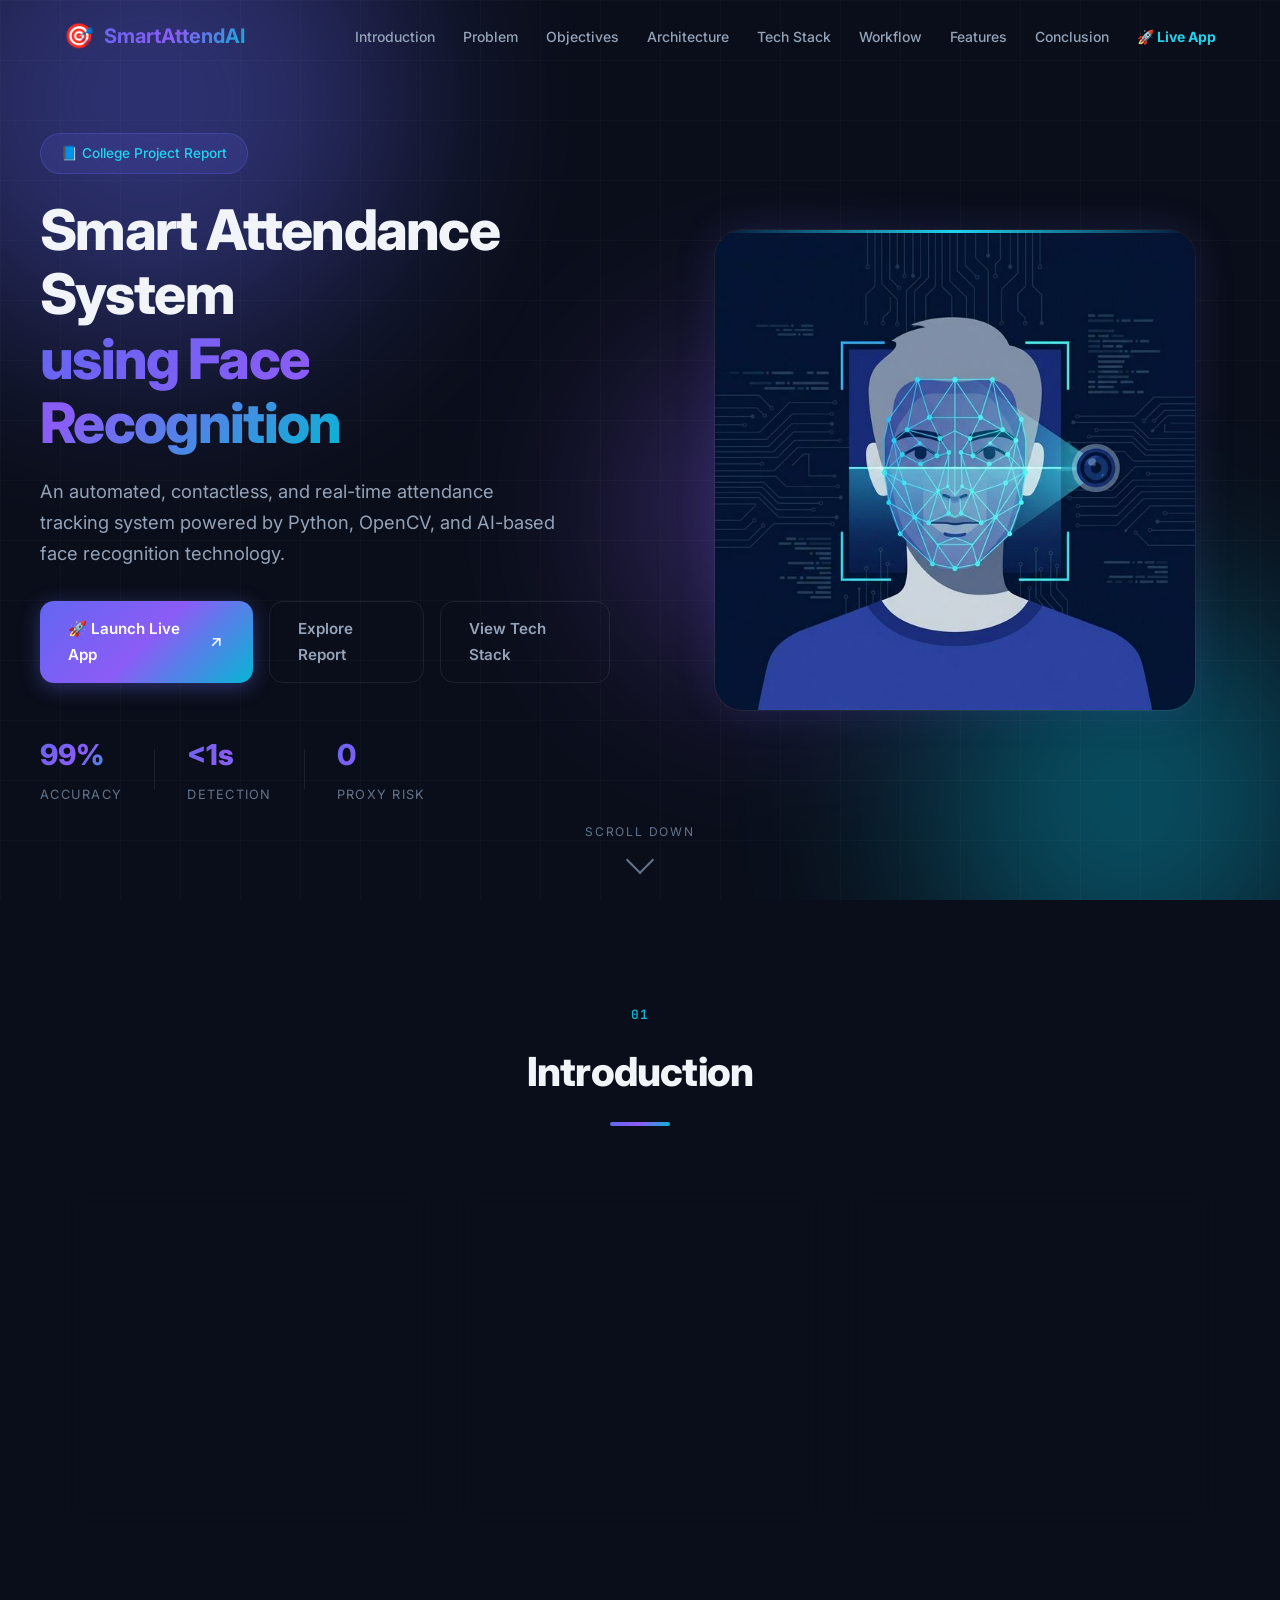
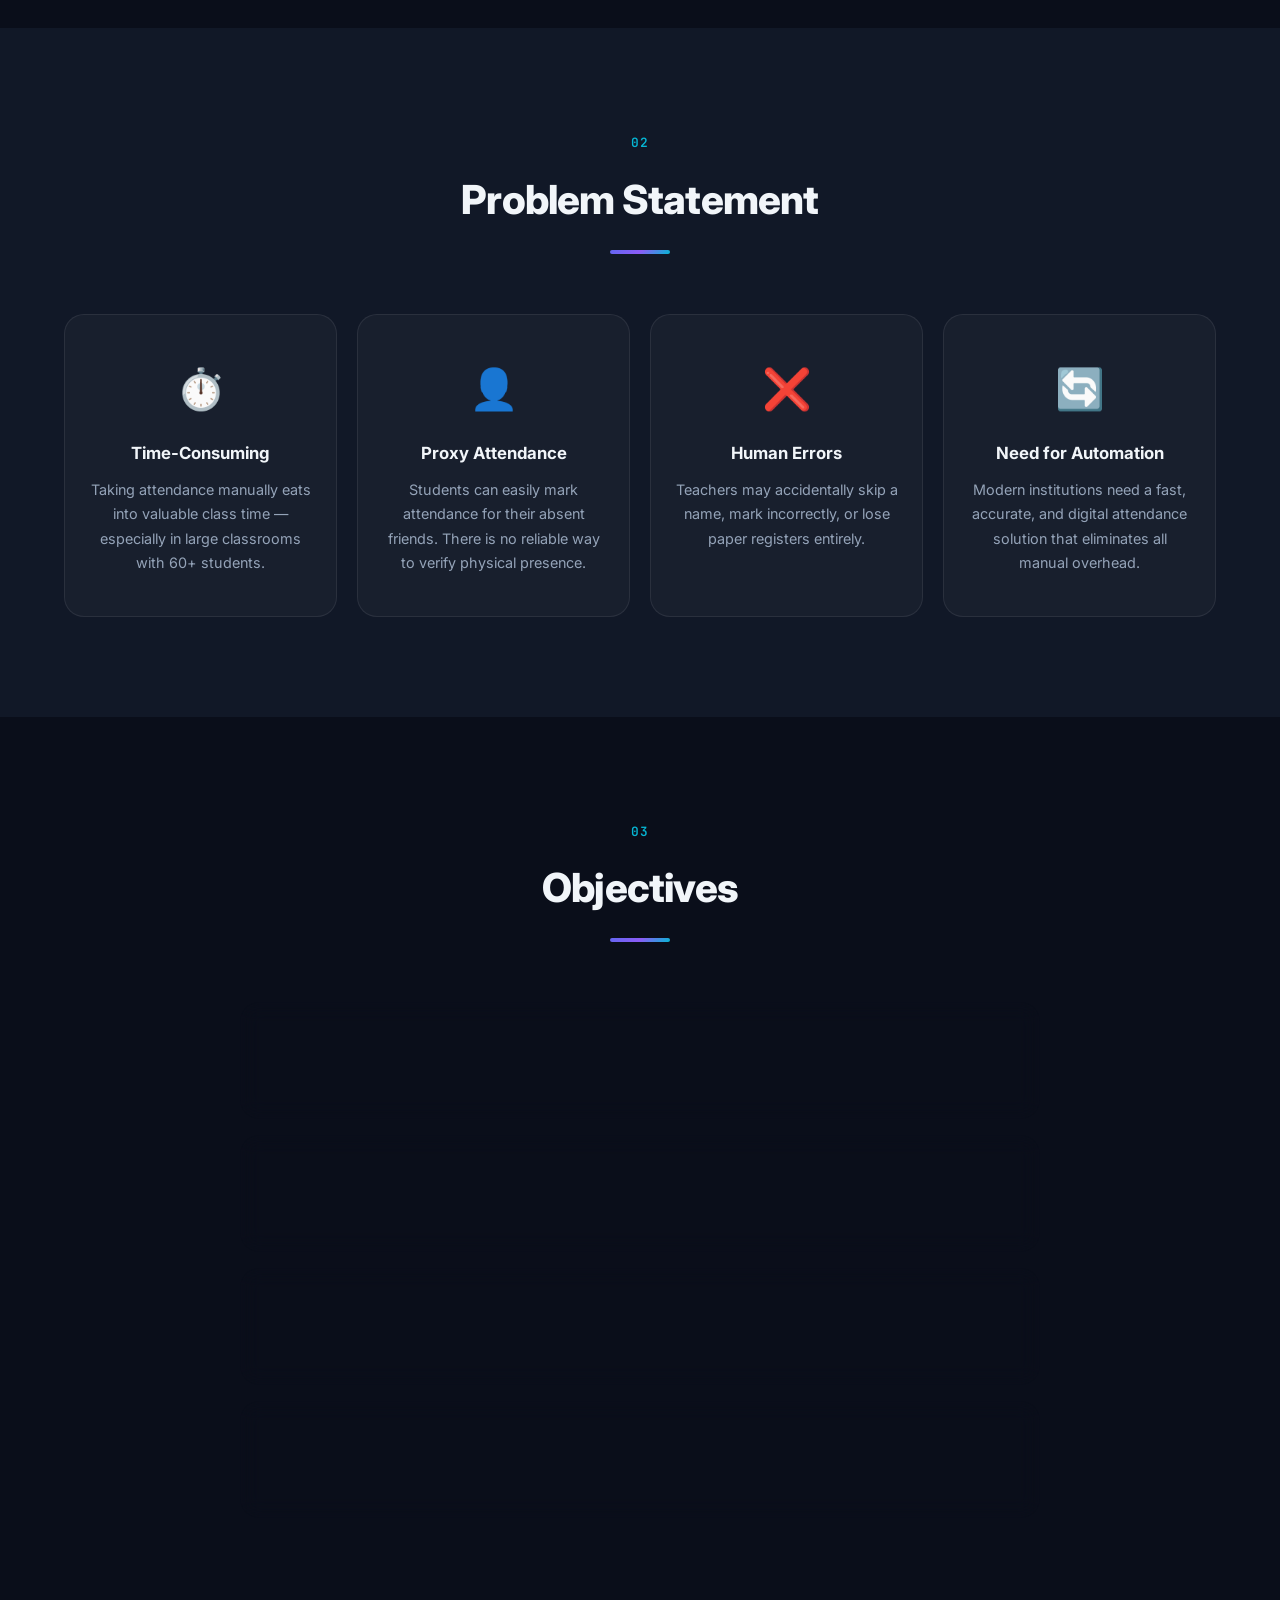
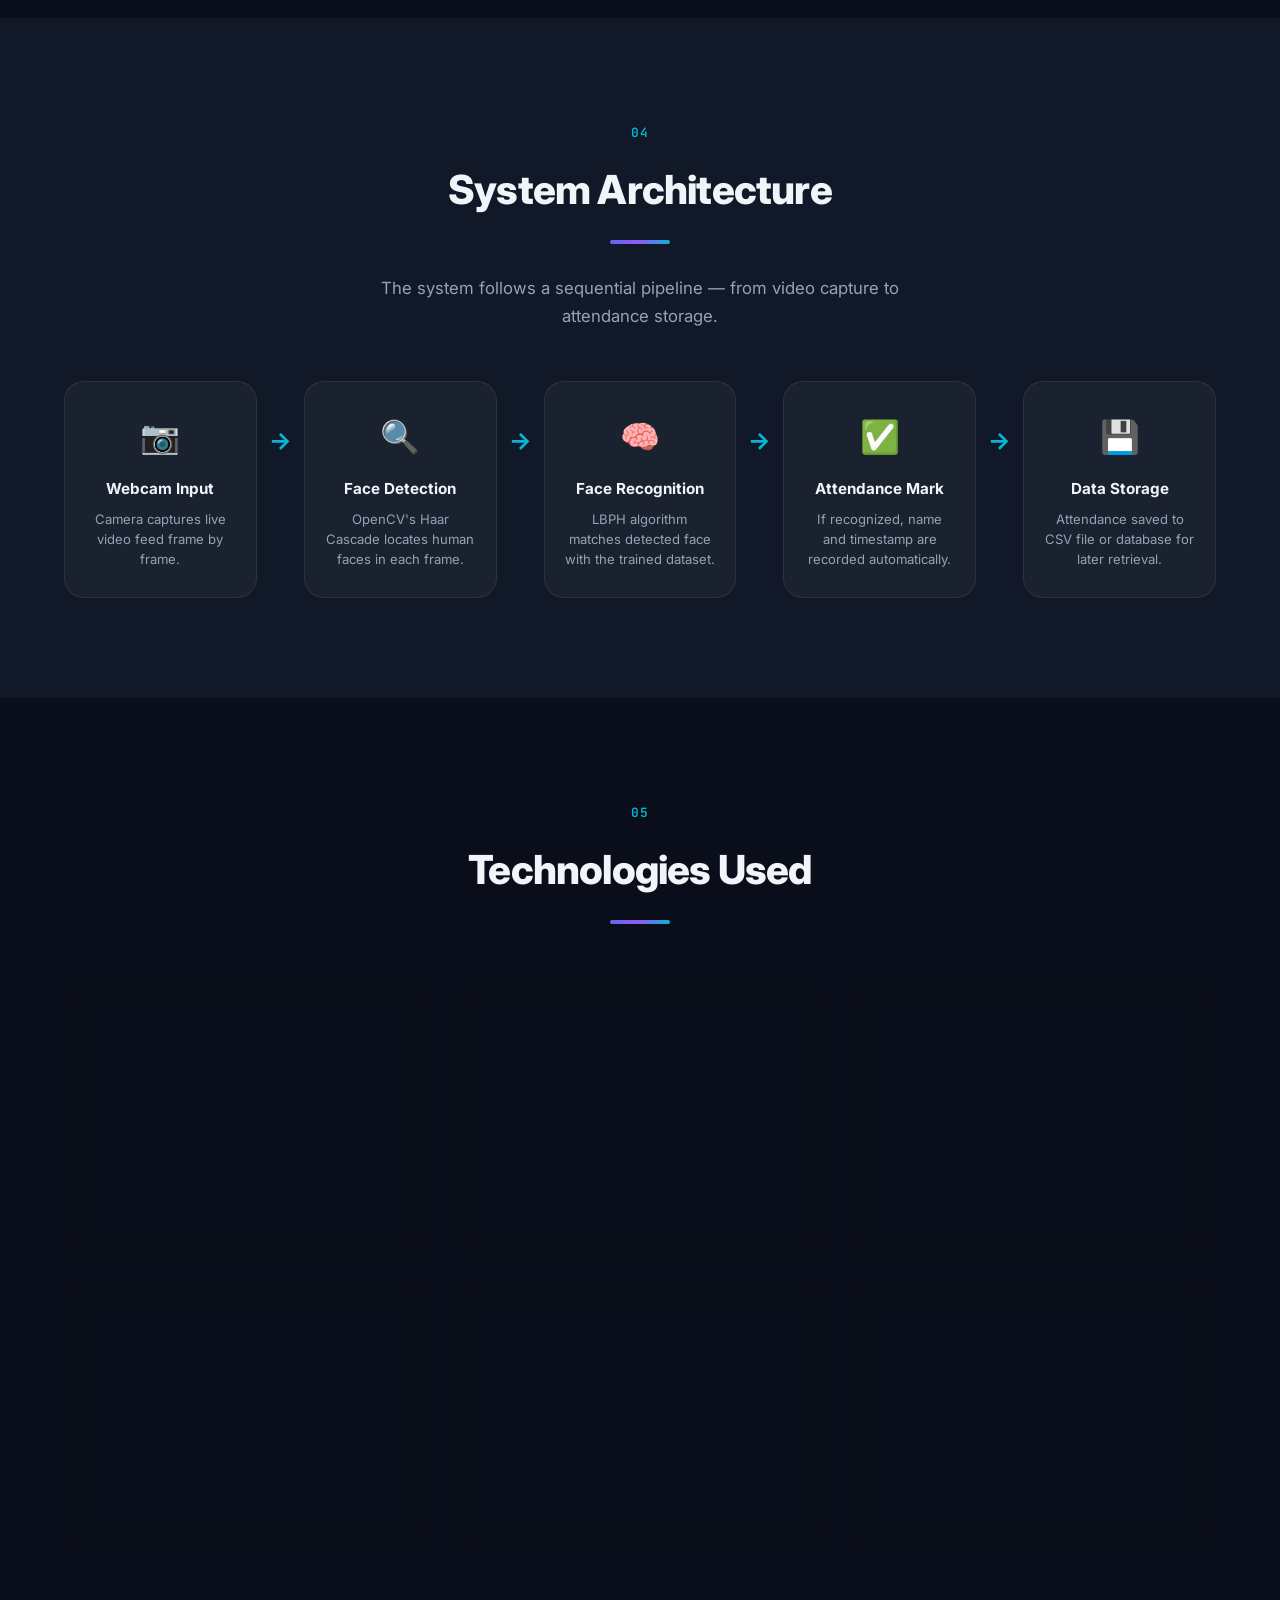
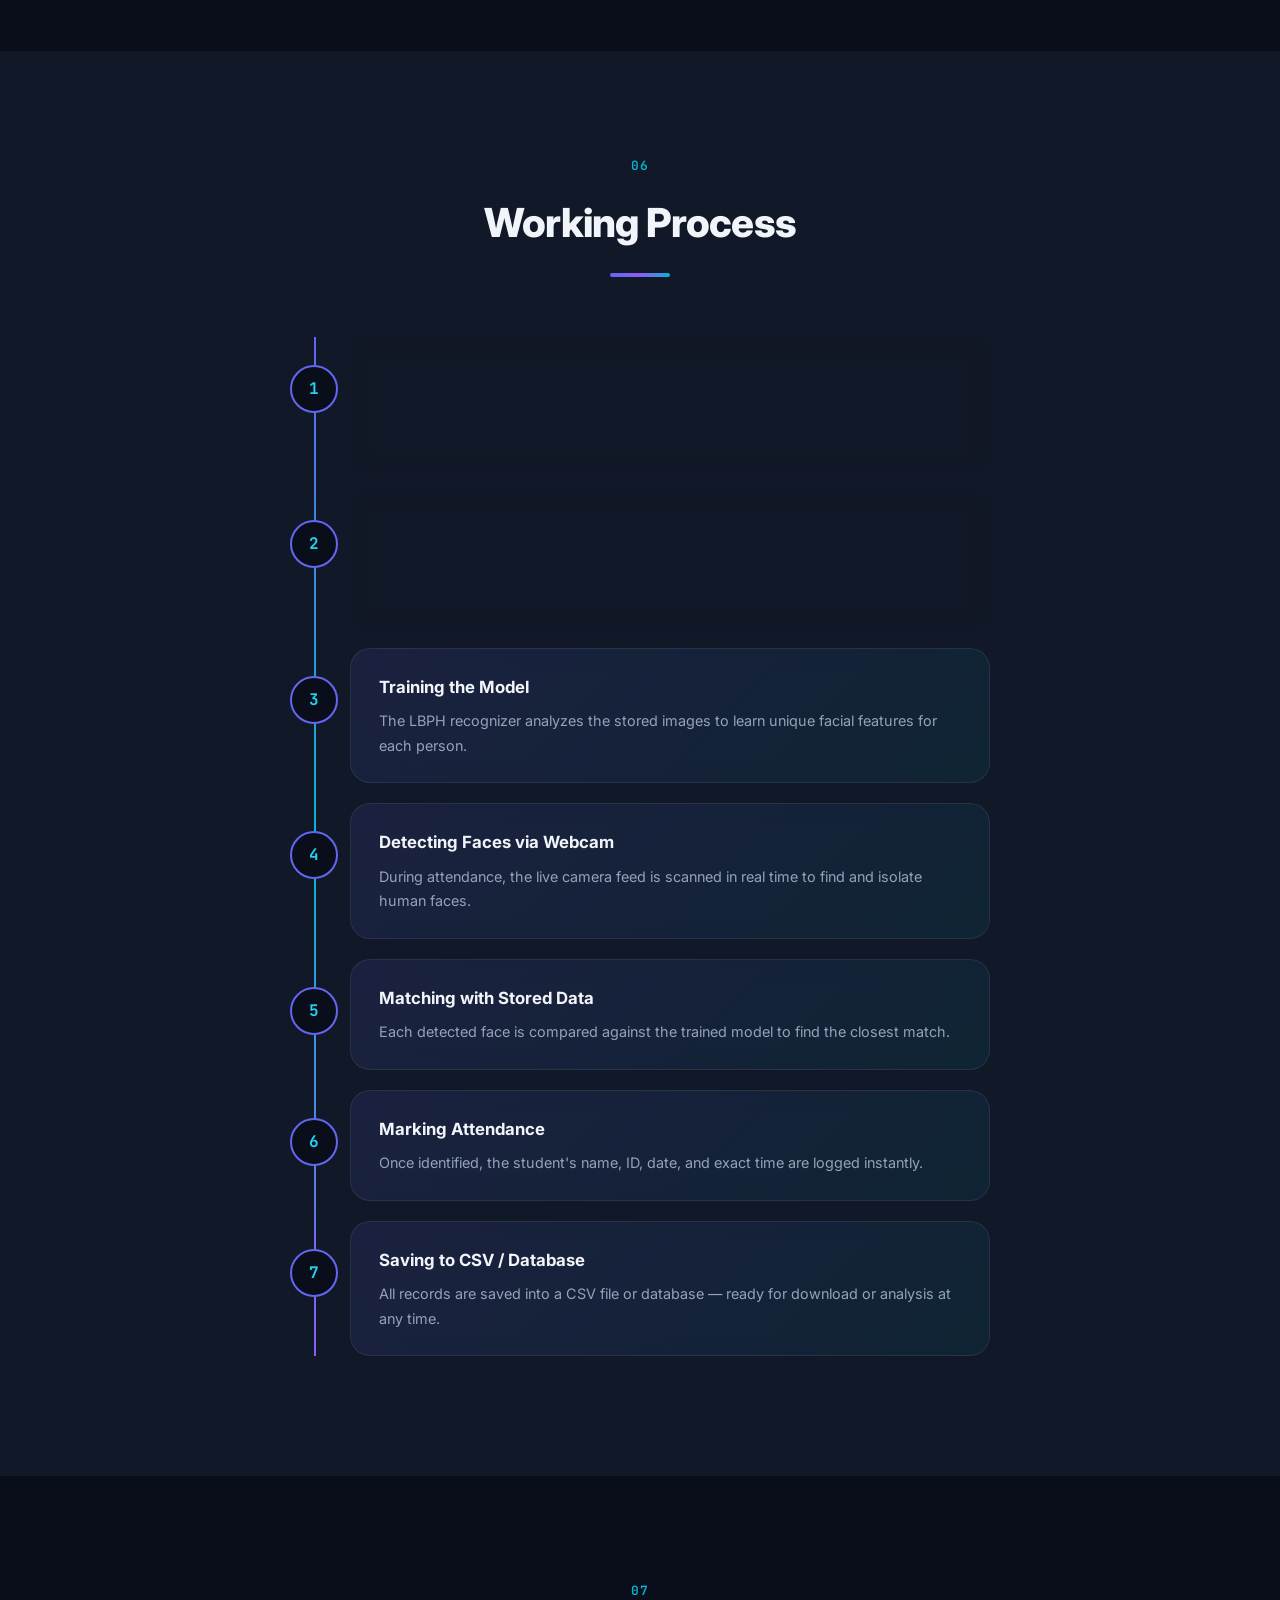
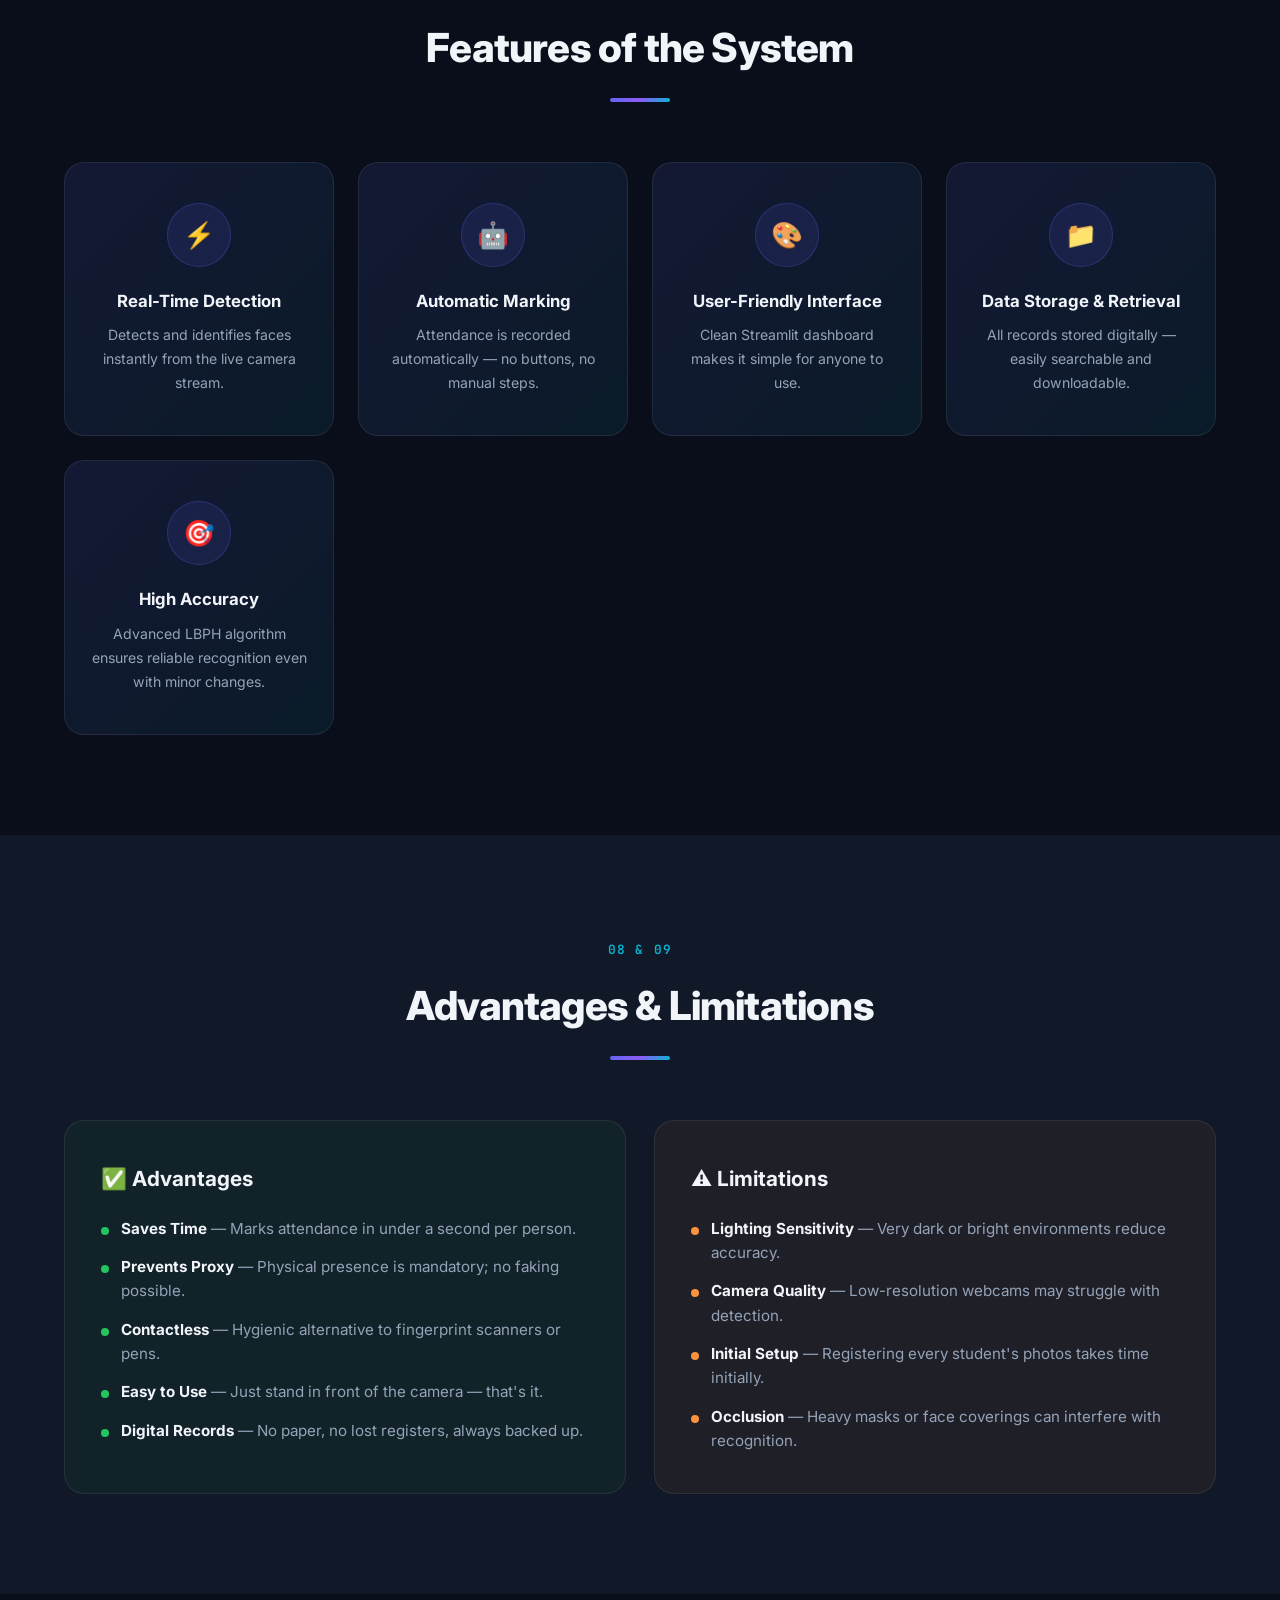
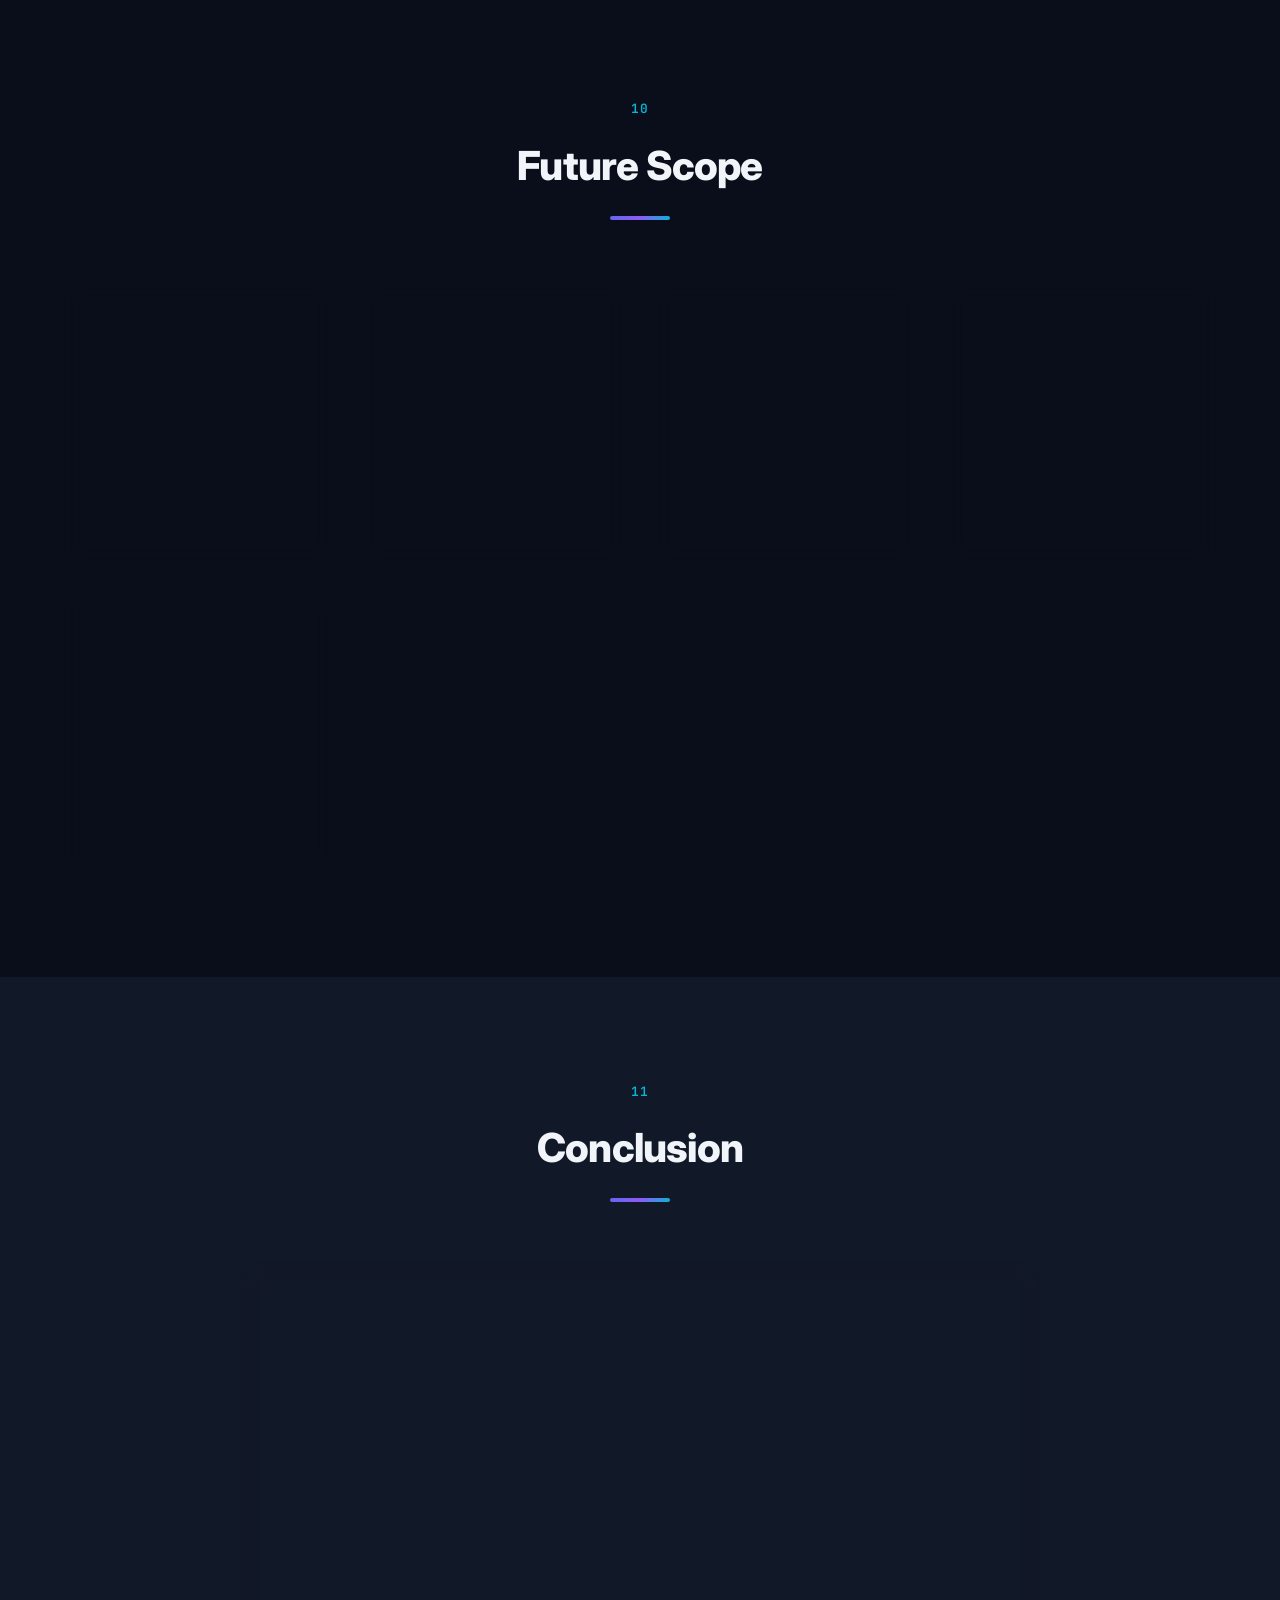
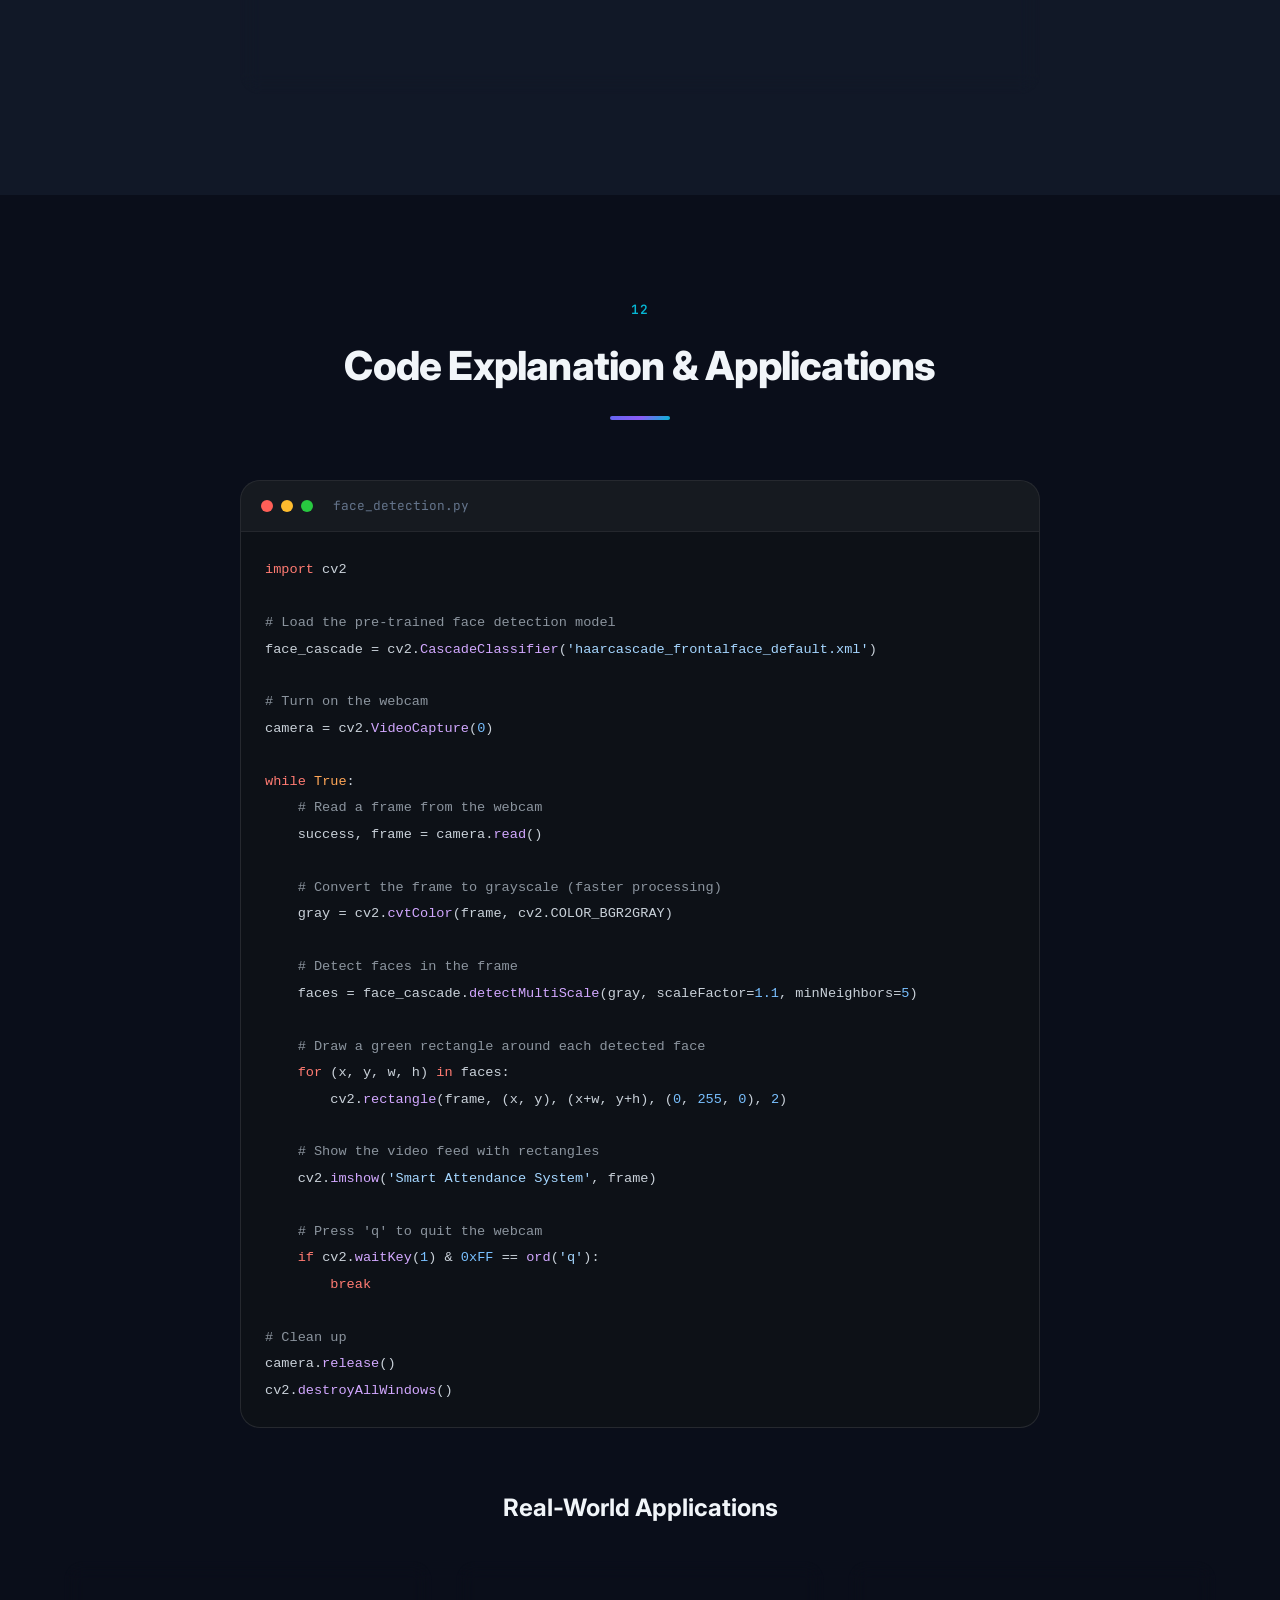
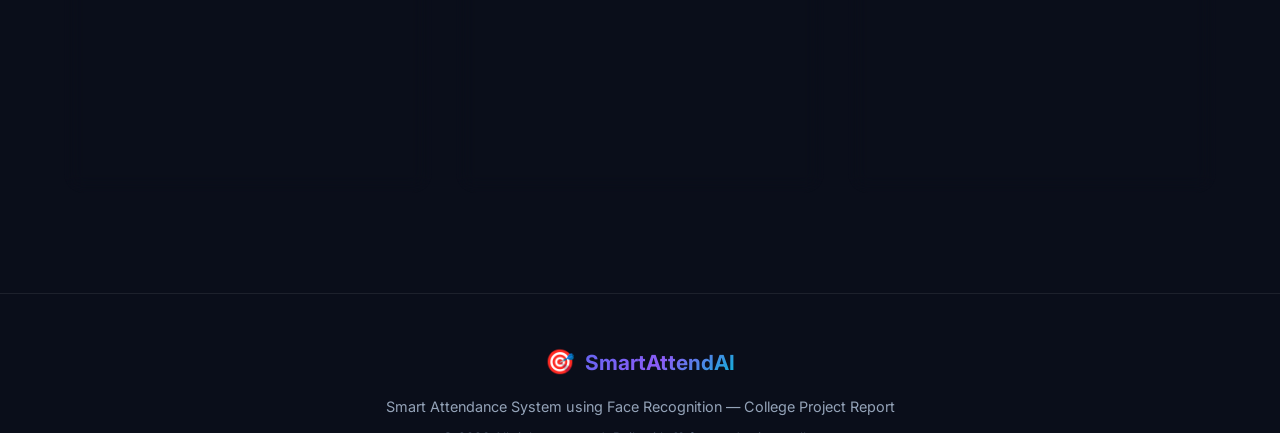
<file: index.html>
<!DOCTYPE html>
<html lang="en">
<head>
  <meta charset="UTF-8" />
  <meta name="viewport" content="width=device-width, initial-scale=1.0" />
  <title>Smart Attendance System using Face Recognition</title>
  <meta name="description" content="A comprehensive project report on the Smart Attendance System using Face Recognition — automated, contactless, and accurate attendance tracking." />
  <link rel="preconnect" href="https://fonts.googleapis.com" />
  <link rel="preconnect" href="https://fonts.gstatic.com" crossorigin />
  <link href="https://fonts.googleapis.com/css2?family=Inter:wght@300;400;500;600;700;800;900&family=JetBrains+Mono:wght@400;500&display=swap" rel="stylesheet" />
  <link rel="stylesheet" href="style.css" />
</head>
<body>
  <!-- ===== NAVBAR ===== -->
  <nav class="navbar" id="navbar">
    <div class="nav-container">
      <a href="#hero" class="nav-logo">
        <span class="logo-icon">🎯</span>
        <span class="logo-text">SmartAttendAI</span>
      </a>
      <ul class="nav-links" id="navLinks">
        <li><a href="#introduction">Introduction</a></li>
        <li><a href="#problem">Problem</a></li>
        <li><a href="#objectives">Objectives</a></li>
        <li><a href="#architecture">Architecture</a></li>
        <li><a href="#technologies">Tech Stack</a></li>
        <li><a href="#workflow">Workflow</a></li>
        <li><a href="#features">Features</a></li>
        <li><a href="#conclusion">Conclusion</a></li>
        <li><a href="app.html" style="color:#22d3ee;font-weight:700;">🚀 Live App</a></li>
      </ul>
      <button class="nav-toggle" id="navToggle" aria-label="Toggle menu">
        <span></span><span></span><span></span>
      </button>
    </div>
  </nav>

  <!-- ===== HERO SECTION ===== -->
  <section class="hero" id="hero">
    <div class="hero-bg-effects">
      <div class="orb orb-1"></div>
      <div class="orb orb-2"></div>
      <div class="orb orb-3"></div>
      <div class="grid-overlay"></div>
    </div>
    <div class="hero-container">
      <div class="hero-content">
        <span class="badge fade-up">📘 College Project Report</span>
        <h1 class="hero-title fade-up delay-1">
          Smart Attendance System<br />
          <span class="gradient-text">using Face Recognition</span>
        </h1>
        <p class="hero-subtitle fade-up delay-2">
          An automated, contactless, and real-time attendance tracking system powered by Python, OpenCV, and AI-based face recognition technology.
        </p>
        <div class="hero-cta fade-up delay-3">
          <a href="app.html" class="btn btn-primary">
            <span>🚀 Launch Live App</span>
            <svg width="20" height="20" viewBox="0 0 24 24" fill="none" stroke="currentColor" stroke-width="2"><path d="M7 17l9.2-9.2M17 17V7.8H7.8"/></svg>
          </a>
          <a href="#introduction" class="btn btn-ghost">Explore Report</a>
          <a href="#technologies" class="btn btn-ghost">View Tech Stack</a>
        </div>
        <div class="hero-stats fade-up delay-4">
          <div class="stat"><span class="stat-value">99%</span><span class="stat-label">Accuracy</span></div>
          <div class="stat-divider"></div>
          <div class="stat"><span class="stat-value">&lt;1s</span><span class="stat-label">Detection</span></div>
          <div class="stat-divider"></div>
          <div class="stat"><span class="stat-value">0</span><span class="stat-label">Proxy Risk</span></div>
        </div>
      </div>
      <div class="hero-visual fade-up delay-2">
        <div class="hero-image-wrapper">
          <img src="hero.png" alt="Face Recognition Illustration" class="hero-image" />
          <div class="scan-line"></div>
        </div>
      </div>
    </div>
    <a href="#introduction" class="scroll-indicator">
      <span>Scroll Down</span>
      <div class="scroll-arrow"></div>
    </a>
  </section>

  <!-- ===== INTRODUCTION ===== -->
  <section class="section" id="introduction">
    <div class="container">
      <div class="section-header">
        <span class="section-tag">01</span>
        <h2 class="section-title">Introduction</h2>
        <div class="section-line"></div>
      </div>
      <div class="content-grid">
        <div class="content-card glass-card">
          <div class="card-icon">📋</div>
          <h3>What is this project?</h3>
          <p>The <strong>Smart Attendance System using Face Recognition</strong> is an automated solution that uses a camera and artificial intelligence to identify students or employees and mark their attendance automatically — without any manual effort.</p>
        </div>
        <div class="content-card glass-card">
          <div class="card-icon">⚠️</div>
          <h3>Why traditional systems fail</h3>
          <p>Old methods like roll calls and sign-in sheets waste time, are prone to errors, and allow proxy attendance. These systems fail to keep pace with modern institutional needs.</p>
        </div>
        <div class="content-card glass-card">
          <div class="card-icon">✨</div>
          <h3>Face recognition overview</h3>
          <p>Face recognition uses AI algorithms to analyze facial features from a camera feed, compare them against a stored database, and verify identity instantly — making attendance fast, secure, and touchless.</p>
        </div>
      </div>
    </div>
  </section>

  <!-- ===== PROBLEM STATEMENT ===== -->
  <section class="section section-dark" id="problem">
    <div class="container">
      <div class="section-header">
        <span class="section-tag">02</span>
        <h2 class="section-title">Problem Statement</h2>
        <div class="section-line"></div>
      </div>
      <div class="problem-grid">
        <div class="problem-card">
          <div class="problem-icon">⏱️</div>
          <h3>Time-Consuming</h3>
          <p>Taking attendance manually eats into valuable class time — especially in large classrooms with 60+ students.</p>
        </div>
        <div class="problem-card">
          <div class="problem-icon">👤</div>
          <h3>Proxy Attendance</h3>
          <p>Students can easily mark attendance for their absent friends. There is no reliable way to verify physical presence.</p>
        </div>
        <div class="problem-card">
          <div class="problem-icon">❌</div>
          <h3>Human Errors</h3>
          <p>Teachers may accidentally skip a name, mark incorrectly, or lose paper registers entirely.</p>
        </div>
        <div class="problem-card">
          <div class="problem-icon">🔄</div>
          <h3>Need for Automation</h3>
          <p>Modern institutions need a fast, accurate, and digital attendance solution that eliminates all manual overhead.</p>
        </div>
      </div>
    </div>
  </section>

  <!-- ===== OBJECTIVES ===== -->
  <section class="section" id="objectives">
    <div class="container">
      <div class="section-header">
        <span class="section-tag">03</span>
        <h2 class="section-title">Objectives</h2>
        <div class="section-line"></div>
      </div>
      <div class="objectives-list">
        <div class="objective-item glass-card">
          <div class="obj-number">01</div>
          <div class="obj-content">
            <h3>Automate Attendance</h3>
            <p>Replace manual roll calls with automated face recognition-based attendance marking.</p>
          </div>
        </div>
        <div class="objective-item glass-card">
          <div class="obj-number">02</div>
          <div class="obj-content">
            <h3>Reduce Human Effort</h3>
            <p>Minimize the time and work required from teachers and administrators.</p>
          </div>
        </div>
        <div class="objective-item glass-card">
          <div class="obj-number">03</div>
          <div class="obj-content">
            <h3>Improve Accuracy & Security</h3>
            <p>Eliminate proxy attendance and ensure only physically present individuals are recorded.</p>
          </div>
        </div>
        <div class="objective-item glass-card">
          <div class="obj-number">04</div>
          <div class="obj-content">
            <h3>Real-Time Tracking</h3>
            <p>Mark attendance instantly the moment a person's face is detected and recognized.</p>
          </div>
        </div>
      </div>
    </div>
  </section>

  <!-- ===== SYSTEM ARCHITECTURE ===== -->
  <section class="section section-dark" id="architecture">
    <div class="container">
      <div class="section-header">
        <span class="section-tag">04</span>
        <h2 class="section-title">System Architecture</h2>
        <div class="section-line"></div>
      </div>
      <p class="section-desc">The system follows a sequential pipeline — from video capture to attendance storage.</p>
      <div class="architecture-flow">
        <div class="arch-step">
          <div class="arch-icon">📷</div>
          <h4>Webcam Input</h4>
          <p>Camera captures live video feed frame by frame.</p>
        </div>
        <div class="arch-arrow">→</div>
        <div class="arch-step">
          <div class="arch-icon">🔍</div>
          <h4>Face Detection</h4>
          <p>OpenCV's Haar Cascade locates human faces in each frame.</p>
        </div>
        <div class="arch-arrow">→</div>
        <div class="arch-step">
          <div class="arch-icon">🧠</div>
          <h4>Face Recognition</h4>
          <p>LBPH algorithm matches detected face with the trained dataset.</p>
        </div>
        <div class="arch-arrow">→</div>
        <div class="arch-step">
          <div class="arch-icon">✅</div>
          <h4>Attendance Mark</h4>
          <p>If recognized, name and timestamp are recorded automatically.</p>
        </div>
        <div class="arch-arrow">→</div>
        <div class="arch-step">
          <div class="arch-icon">💾</div>
          <h4>Data Storage</h4>
          <p>Attendance saved to CSV file or database for later retrieval.</p>
        </div>
      </div>
    </div>
  </section>

  <!-- ===== TECHNOLOGIES USED ===== -->
  <section class="section" id="technologies">
    <div class="container">
      <div class="section-header">
        <span class="section-tag">05</span>
        <h2 class="section-title">Technologies Used</h2>
        <div class="section-line"></div>
      </div>
      <div class="tech-grid">
        <div class="tech-card glass-card">
          <div class="tech-logo">🐍</div>
          <h3>Python</h3>
          <p>Core programming language — simple, powerful, with extensive AI/ML library support.</p>
        </div>
        <div class="tech-card glass-card">
          <div class="tech-logo">👁️</div>
          <h3>OpenCV</h3>
          <p>Computer vision library for accessing the webcam, detecting and processing faces.</p>
        </div>
        <div class="tech-card glass-card">
          <div class="tech-logo">🔢</div>
          <h3>NumPy</h3>
          <p>Handles mathematical computations and image data as multi-dimensional arrays.</p>
        </div>
        <div class="tech-card glass-card">
          <div class="tech-logo">📊</div>
          <h3>Pandas</h3>
          <p>Creates and manages tabular attendance records like Excel spreadsheets.</p>
        </div>
        <div class="tech-card glass-card">
          <div class="tech-logo">🌐</div>
          <h3>Streamlit</h3>
          <p>Builds the user-friendly web dashboard interface for interaction.</p>
        </div>
        <div class="tech-card glass-card">
          <div class="tech-logo">🧠</div>
          <h3>LBPH Algorithm</h3>
          <p>Local Binary Patterns Histograms — recognizes faces by analyzing texture patterns.</p>
        </div>
      </div>
    </div>
  </section>

  <!-- ===== WORKING PROCESS ===== -->
  <section class="section section-dark" id="workflow">
    <div class="container">
      <div class="section-header">
        <span class="section-tag">06</span>
        <h2 class="section-title">Working Process</h2>
        <div class="section-line"></div>
      </div>
      <div class="timeline">
        <div class="timeline-item">
          <div class="timeline-marker">1</div>
          <div class="timeline-content glass-card">
            <h3>Capturing Student Images</h3>
            <p>The webcam captures multiple photos of each student's face from different angles for better training accuracy.</p>
          </div>
        </div>
        <div class="timeline-item">
          <div class="timeline-marker">2</div>
          <div class="timeline-content glass-card">
            <h3>Storing the Dataset</h3>
            <p>Captured images are saved in organized folders labeled with each student's ID and name.</p>
          </div>
        </div>
        <div class="timeline-item">
          <div class="timeline-marker">3</div>
          <div class="timeline-content glass-card">
            <h3>Training the Model</h3>
            <p>The LBPH recognizer analyzes the stored images to learn unique facial features for each person.</p>
          </div>
        </div>
        <div class="timeline-item">
          <div class="timeline-marker">4</div>
          <div class="timeline-content glass-card">
            <h3>Detecting Faces via Webcam</h3>
            <p>During attendance, the live camera feed is scanned in real time to find and isolate human faces.</p>
          </div>
        </div>
        <div class="timeline-item">
          <div class="timeline-marker">5</div>
          <div class="timeline-content glass-card">
            <h3>Matching with Stored Data</h3>
            <p>Each detected face is compared against the trained model to find the closest match.</p>
          </div>
        </div>
        <div class="timeline-item">
          <div class="timeline-marker">6</div>
          <div class="timeline-content glass-card">
            <h3>Marking Attendance</h3>
            <p>Once identified, the student's name, ID, date, and exact time are logged instantly.</p>
          </div>
        </div>
        <div class="timeline-item">
          <div class="timeline-marker">7</div>
          <div class="timeline-content glass-card">
            <h3>Saving to CSV / Database</h3>
            <p>All records are saved into a CSV file or database — ready for download or analysis at any time.</p>
          </div>
        </div>
      </div>
    </div>
  </section>

  <!-- ===== FEATURES ===== -->
  <section class="section" id="features">
    <div class="container">
      <div class="section-header">
        <span class="section-tag">07</span>
        <h2 class="section-title">Features of the System</h2>
        <div class="section-line"></div>
      </div>
      <div class="features-grid">
        <div class="feature-card">
          <div class="feature-icon-wrap"><span>⚡</span></div>
          <h3>Real-Time Detection</h3>
          <p>Detects and identifies faces instantly from the live camera stream.</p>
        </div>
        <div class="feature-card">
          <div class="feature-icon-wrap"><span>🤖</span></div>
          <h3>Automatic Marking</h3>
          <p>Attendance is recorded automatically — no buttons, no manual steps.</p>
        </div>
        <div class="feature-card">
          <div class="feature-icon-wrap"><span>🎨</span></div>
          <h3>User-Friendly Interface</h3>
          <p>Clean Streamlit dashboard makes it simple for anyone to use.</p>
        </div>
        <div class="feature-card">
          <div class="feature-icon-wrap"><span>📁</span></div>
          <h3>Data Storage & Retrieval</h3>
          <p>All records stored digitally — easily searchable and downloadable.</p>
        </div>
        <div class="feature-card">
          <div class="feature-icon-wrap"><span>🎯</span></div>
          <h3>High Accuracy</h3>
          <p>Advanced LBPH algorithm ensures reliable recognition even with minor changes.</p>
        </div>
      </div>
    </div>
  </section>

  <!-- ===== ADVANTAGES & LIMITATIONS ===== -->
  <section class="section section-dark" id="advantages">
    <div class="container">
      <div class="section-header">
        <span class="section-tag">08 & 09</span>
        <h2 class="section-title">Advantages & Limitations</h2>
        <div class="section-line"></div>
      </div>
      <div class="split-grid">
        <div class="split-card advantages-card">
          <h3>✅ Advantages</h3>
          <ul>
            <li><strong>Saves Time</strong> — Marks attendance in under a second per person.</li>
            <li><strong>Prevents Proxy</strong> — Physical presence is mandatory; no faking possible.</li>
            <li><strong>Contactless</strong> — Hygienic alternative to fingerprint scanners or pens.</li>
            <li><strong>Easy to Use</strong> — Just stand in front of the camera — that's it.</li>
            <li><strong>Digital Records</strong> — No paper, no lost registers, always backed up.</li>
          </ul>
        </div>
        <div class="split-card limitations-card">
          <h3>⚠️ Limitations</h3>
          <ul>
            <li><strong>Lighting Sensitivity</strong> — Very dark or bright environments reduce accuracy.</li>
            <li><strong>Camera Quality</strong> — Low-resolution webcams may struggle with detection.</li>
            <li><strong>Initial Setup</strong> — Registering every student's photos takes time initially.</li>
            <li><strong>Occlusion</strong> — Heavy masks or face coverings can interfere with recognition.</li>
          </ul>
        </div>
      </div>
    </div>
  </section>

  <!-- ===== FUTURE SCOPE ===== -->
  <section class="section" id="future">
    <div class="container">
      <div class="section-header">
        <span class="section-tag">10</span>
        <h2 class="section-title">Future Scope</h2>
        <div class="section-line"></div>
      </div>
      <div class="future-grid">
        <div class="future-item glass-card">
          <span class="future-icon">📱</span>
          <h3>Mobile App Integration</h3>
          <p>Build a companion app so parents and students can check attendance status on the go.</p>
        </div>
        <div class="future-item glass-card">
          <span class="future-icon">☁️</span>
          <h3>Cloud Database</h3>
          <p>Move data to Firebase or MySQL cloud servers for access from anywhere in the world.</p>
        </div>
        <div class="future-item glass-card">
          <span class="future-icon">😷</span>
          <h3>Mask Detection</h3>
          <p>Upgrade the AI model to recognize faces even with medical face masks on.</p>
        </div>
        <div class="future-item glass-card">
          <span class="future-icon">🧬</span>
          <h3>Deep Learning Models</h3>
          <p>Use CNNs and deep learning for dramatically improved accuracy and speed.</p>
        </div>
        <div class="future-item glass-card">
          <span class="future-icon">📹</span>
          <h3>Multi-Camera System</h3>
          <p>Deploy multiple cameras to cover large lecture halls and capture everyone simultaneously.</p>
        </div>
      </div>
    </div>
  </section>

  <!-- ===== CONCLUSION ===== -->
  <section class="section section-dark" id="conclusion">
    <div class="container">
      <div class="section-header">
        <span class="section-tag">11</span>
        <h2 class="section-title">Conclusion</h2>
        <div class="section-line"></div>
      </div>
      <div class="conclusion-box glass-card">
        <p>The <strong>Smart Attendance System using Face Recognition</strong> is a highly effective, secure, and modern alternative to manual attendance tracking. By utilizing Python and AI libraries like OpenCV, this system successfully eliminates the core issues of traditional roll calls — including time wastage, proxy attendance, and human errors.</p>
        <p>As educational institutions and corporate offices rapidly move toward digitalization, contactless and automated systems like this will become the industry standard for managing daily records reliably and efficiently.</p>
        <p>This project demonstrates the practical application of computer vision and machine learning in solving real-world problems, making it an excellent learning experience for students entering the field of AI.</p>
      </div>
    </div>
  </section>

  <!-- ===== CODE SECTION ===== -->
  <section class="section" id="code">
    <div class="container">
      <div class="section-header">
        <span class="section-tag">12</span>
        <h2 class="section-title">Code Explanation & Applications</h2>
        <div class="section-line"></div>
      </div>
      <div class="code-block">
        <div class="code-header">
          <span class="code-dot red"></span>
          <span class="code-dot yellow"></span>
          <span class="code-dot green"></span>
          <span class="code-title">face_detection.py</span>
        </div>
        <pre><code><span class="kw">import</span> cv2

<span class="cm"># Load the pre-trained face detection model</span>
face_cascade = cv2.<span class="fn">CascadeClassifier</span>(<span class="st">'haarcascade_frontalface_default.xml'</span>)

<span class="cm"># Turn on the webcam</span>
camera = cv2.<span class="fn">VideoCapture</span>(<span class="num">0</span>)

<span class="kw">while</span> <span class="val">True</span>:
    <span class="cm"># Read a frame from the webcam</span>
    success, frame = camera.<span class="fn">read</span>()

    <span class="cm"># Convert the frame to grayscale (faster processing)</span>
    gray = cv2.<span class="fn">cvtColor</span>(frame, cv2.COLOR_BGR2GRAY)

    <span class="cm"># Detect faces in the frame</span>
    faces = face_cascade.<span class="fn">detectMultiScale</span>(gray, scaleFactor=<span class="num">1.1</span>, minNeighbors=<span class="num">5</span>)

    <span class="cm"># Draw a green rectangle around each detected face</span>
    <span class="kw">for</span> (x, y, w, h) <span class="kw">in</span> faces:
        cv2.<span class="fn">rectangle</span>(frame, (x, y), (x+w, y+h), (<span class="num">0</span>, <span class="num">255</span>, <span class="num">0</span>), <span class="num">2</span>)

    <span class="cm"># Show the video feed with rectangles</span>
    cv2.<span class="fn">imshow</span>(<span class="st">'Smart Attendance System'</span>, frame)

    <span class="cm"># Press 'q' to quit the webcam</span>
    <span class="kw">if</span> cv2.<span class="fn">waitKey</span>(<span class="num">1</span>) & <span class="num">0xFF</span> == <span class="fn">ord</span>(<span class="st">'q'</span>):
        <span class="kw">break</span>

<span class="cm"># Clean up</span>
camera.<span class="fn">release</span>()
cv2.<span class="fn">destroyAllWindows</span>()</code></pre>
      </div>

      <h3 class="sub-heading">Real-World Applications</h3>
      <div class="applications-grid">
        <div class="app-card glass-card">
          <span class="app-icon">🏫</span>
          <h4>Schools & Universities</h4>
          <p>Automates classroom attendance, saving 5–10 minutes daily per class session.</p>
        </div>
        <div class="app-card glass-card">
          <span class="app-icon">🏢</span>
          <h4>Corporate Offices</h4>
          <p>Tracks employee check-in/check-out times at entry gates with full audit trails.</p>
        </div>
        <div class="app-card glass-card">
          <span class="app-icon">🔐</span>
          <h4>Security & Access Control</h4>
          <p>Manages access to restricted zones by recognizing authorized personnel.</p>
        </div>
      </div>
    </div>
  </section>

  <!-- ===== FOOTER ===== -->
  <footer class="footer">
    <div class="container">
      <div class="footer-content">
        <div class="footer-brand">
          <span class="logo-icon">🎯</span>
          <span class="logo-text">SmartAttendAI</span>
        </div>
        <p class="footer-text">Smart Attendance System using Face Recognition — College Project Report</p>
        <p class="footer-copy">© 2026 All rights reserved. Built with ❤️ for academic excellence.</p>
      </div>
    </div>
  </footer>

  <script src="script.js"></script>
</body>
</html>
</file>
<file: style.css>
/* ============================================
   SMART ATTENDANCE SYSTEM - PROJECT REPORT
   Premium Design System
   ============================================ */

/* --- CSS Variables --- */
:root {
  --bg-primary: #0a0e1a;
  --bg-secondary: #111827;
  --bg-card: rgba(255, 255, 255, 0.04);
  --bg-card-hover: rgba(255, 255, 255, 0.08);
  --text-primary: #f1f5f9;
  --text-secondary: #94a3b8;
  --text-muted: #64748b;
  --accent-1: #6366f1;
  --accent-2: #8b5cf6;
  --accent-3: #06b6d4;
  --accent-4: #22d3ee;
  --gradient-main: linear-gradient(135deg, #6366f1, #8b5cf6, #06b6d4);
  --gradient-card: linear-gradient(135deg, rgba(99,102,241,0.12), rgba(6,182,212,0.08));
  --border-color: rgba(255, 255, 255, 0.08);
  --shadow-glow: 0 0 40px rgba(99, 102, 241, 0.15);
  --radius-sm: 8px;
  --radius-md: 14px;
  --radius-lg: 20px;
  --radius-xl: 28px;
  --font-main: 'Inter', -apple-system, BlinkMacSystemFont, sans-serif;
  --font-mono: 'JetBrains Mono', 'Fira Code', monospace;
  --transition: all 0.3s cubic-bezier(0.4, 0, 0.2, 1);
}

/* --- Reset --- */
*, *::before, *::after {
  margin: 0;
  padding: 0;
  box-sizing: border-box;
}

html {
  scroll-behavior: smooth;
  font-size: 16px;
}

body {
  font-family: var(--font-main);
  background: var(--bg-primary);
  color: var(--text-primary);
  line-height: 1.7;
  overflow-x: hidden;
  -webkit-font-smoothing: antialiased;
}

a {
  text-decoration: none;
  color: inherit;
}

ul { list-style: none; }
img { max-width: 100%; display: block; }

.container {
  max-width: 1200px;
  margin: 0 auto;
  padding: 0 24px;
}

/* ============================================
   NAVBAR
   ============================================ */
.navbar {
  position: fixed;
  top: 0;
  left: 0;
  right: 0;
  z-index: 1000;
  padding: 16px 0;
  transition: var(--transition);
  background: transparent;
}

.navbar.scrolled {
  background: rgba(10, 14, 26, 0.85);
  backdrop-filter: blur(20px);
  -webkit-backdrop-filter: blur(20px);
  border-bottom: 1px solid var(--border-color);
  padding: 10px 0;
}

.nav-container {
  max-width: 1200px;
  margin: 0 auto;
  padding: 0 24px;
  display: flex;
  align-items: center;
  justify-content: space-between;
}

.nav-logo {
  display: flex;
  align-items: center;
  gap: 10px;
  font-weight: 700;
  font-size: 1.25rem;
}

.logo-icon {
  font-size: 1.5rem;
}

.logo-text {
  background: var(--gradient-main);
  -webkit-background-clip: text;
  -webkit-text-fill-color: transparent;
  background-clip: text;
}

.nav-links {
  display: flex;
  align-items: center;
  gap: 28px;
}

.nav-links a {
  font-size: 0.875rem;
  font-weight: 500;
  color: var(--text-secondary);
  transition: var(--transition);
  position: relative;
}

.nav-links a::after {
  content: '';
  position: absolute;
  bottom: -4px;
  left: 0;
  width: 0;
  height: 2px;
  background: var(--gradient-main);
  transition: width 0.3s ease;
}

.nav-links a:hover {
  color: var(--text-primary);
}

.nav-links a:hover::after {
  width: 100%;
}

.nav-toggle {
  display: none;
  flex-direction: column;
  gap: 5px;
  background: none;
  border: none;
  cursor: pointer;
  padding: 4px;
}

.nav-toggle span {
  width: 24px;
  height: 2px;
  background: var(--text-primary);
  border-radius: 2px;
  transition: var(--transition);
}

/* ============================================
   HERO SECTION
   ============================================ */
.hero {
  min-height: 100vh;
  display: flex;
  flex-direction: column;
  justify-content: center;
  align-items: center;
  position: relative;
  overflow: hidden;
  padding: 100px 24px 60px;
}

.hero-bg-effects {
  position: absolute;
  inset: 0;
  pointer-events: none;
  overflow: hidden;
}

.orb {
  position: absolute;
  border-radius: 50%;
  filter: blur(100px);
  opacity: 0.4;
}

.orb-1 {
  width: 500px;
  height: 500px;
  background: var(--accent-1);
  top: -150px;
  left: -100px;
  animation: float 10s ease-in-out infinite;
}

.orb-2 {
  width: 400px;
  height: 400px;
  background: var(--accent-3);
  bottom: -100px;
  right: -50px;
  animation: float 12s ease-in-out infinite reverse;
}

.orb-3 {
  width: 300px;
  height: 300px;
  background: var(--accent-2);
  top: 40%;
  left: 50%;
  animation: float 8s ease-in-out infinite 2s;
}

@keyframes float {
  0%, 100% { transform: translate(0, 0); }
  25% { transform: translate(30px, -30px); }
  50% { transform: translate(-20px, 20px); }
  75% { transform: translate(15px, 10px); }
}

.grid-overlay {
  position: absolute;
  inset: 0;
  background-image:
    linear-gradient(rgba(255,255,255,0.02) 1px, transparent 1px),
    linear-gradient(90deg, rgba(255,255,255,0.02) 1px, transparent 1px);
  background-size: 60px 60px;
}

.hero-container {
  max-width: 1200px;
  margin: 0 auto;
  display: grid;
  grid-template-columns: 1fr 1fr;
  gap: 60px;
  align-items: center;
  position: relative;
  z-index: 1;
}

.badge {
  display: inline-block;
  padding: 8px 20px;
  border-radius: 100px;
  background: rgba(99, 102, 241, 0.15);
  border: 1px solid rgba(99, 102, 241, 0.3);
  font-size: 0.85rem;
  font-weight: 500;
  color: var(--accent-4);
  margin-bottom: 24px;
}

.hero-title {
  font-size: 3.5rem;
  font-weight: 800;
  line-height: 1.15;
  margin-bottom: 20px;
  letter-spacing: -0.03em;
}

.gradient-text {
  background: var(--gradient-main);
  -webkit-background-clip: text;
  -webkit-text-fill-color: transparent;
  background-clip: text;
}

.hero-subtitle {
  font-size: 1.15rem;
  color: var(--text-secondary);
  line-height: 1.7;
  margin-bottom: 32px;
  max-width: 520px;
}

.hero-cta {
  display: flex;
  gap: 16px;
  margin-bottom: 48px;
}

.btn {
  display: inline-flex;
  align-items: center;
  gap: 8px;
  padding: 14px 28px;
  border-radius: var(--radius-md);
  font-weight: 600;
  font-size: 0.95rem;
  transition: var(--transition);
  cursor: pointer;
  border: none;
}

.btn-primary {
  background: var(--gradient-main);
  color: white;
  box-shadow: 0 4px 20px rgba(99, 102, 241, 0.4);
}

.btn-primary:hover {
  transform: translateY(-2px);
  box-shadow: 0 8px 30px rgba(99, 102, 241, 0.5);
}

.btn-ghost {
  background: transparent;
  color: var(--text-secondary);
  border: 1px solid var(--border-color);
}

.btn-ghost:hover {
  background: var(--bg-card);
  color: var(--text-primary);
  border-color: rgba(255,255,255,0.15);
}

.hero-stats {
  display: flex;
  align-items: center;
  gap: 32px;
}

.stat-value {
  display: block;
  font-size: 1.8rem;
  font-weight: 800;
  background: var(--gradient-main);
  -webkit-background-clip: text;
  -webkit-text-fill-color: transparent;
  background-clip: text;
}

.stat-label {
  font-size: 0.8rem;
  color: var(--text-muted);
  text-transform: uppercase;
  letter-spacing: 0.1em;
}

.stat-divider {
  width: 1px;
  height: 40px;
  background: var(--border-color);
}

/* Hero Image */
.hero-visual {
  display: flex;
  justify-content: center;
}

.hero-image-wrapper {
  position: relative;
  border-radius: var(--radius-xl);
  overflow: hidden;
  border: 1px solid var(--border-color);
  box-shadow: var(--shadow-glow);
}

.hero-image {
  width: 100%;
  max-width: 480px;
  border-radius: var(--radius-xl);
}

.scan-line {
  position: absolute;
  top: 0;
  left: 0;
  right: 0;
  height: 3px;
  background: linear-gradient(90deg, transparent, var(--accent-4), transparent);
  animation: scan 3s ease-in-out infinite;
}

@keyframes scan {
  0% { top: 0; opacity: 1; }
  50% { top: 100%; opacity: 0.6; }
  51% { top: 0; opacity: 0; }
  52% { opacity: 1; }
}

/* Scroll indicator */
.scroll-indicator {
  position: absolute;
  bottom: 30px;
  display: flex;
  flex-direction: column;
  align-items: center;
  gap: 8px;
  color: var(--text-muted);
  font-size: 0.75rem;
  text-transform: uppercase;
  letter-spacing: 0.15em;
  animation: bounce 2s infinite;
  z-index: 1;
}

.scroll-arrow {
  width: 20px;
  height: 20px;
  border-right: 2px solid var(--text-muted);
  border-bottom: 2px solid var(--text-muted);
  transform: rotate(45deg);
}

@keyframes bounce {
  0%, 100% { transform: translateY(0); }
  50% { transform: translateY(8px); }
}

/* ============================================
   SECTIONS - GENERAL
   ============================================ */
.section {
  padding: 100px 0;
  position: relative;
}

.section-dark {
  background: var(--bg-secondary);
}

.section-header {
  text-align: center;
  margin-bottom: 60px;
}

.section-tag {
  display: inline-block;
  font-family: var(--font-mono);
  font-size: 0.8rem;
  font-weight: 600;
  color: var(--accent-3);
  letter-spacing: 0.1em;
  margin-bottom: 12px;
}

.section-title {
  font-size: 2.5rem;
  font-weight: 800;
  letter-spacing: -0.02em;
  margin-bottom: 16px;
}

.section-line {
  width: 60px;
  height: 4px;
  background: var(--gradient-main);
  margin: 0 auto;
  border-radius: 4px;
}

.section-desc {
  text-align: center;
  color: var(--text-secondary);
  max-width: 600px;
  margin: -30px auto 50px;
  font-size: 1.05rem;
}

/* --- Glass Card --- */
.glass-card {
  background: var(--gradient-card);
  border: 1px solid var(--border-color);
  border-radius: var(--radius-lg);
  backdrop-filter: blur(10px);
  -webkit-backdrop-filter: blur(10px);
  transition: var(--transition);
}

.glass-card:hover {
  background: var(--bg-card-hover);
  border-color: rgba(99, 102, 241, 0.3);
  transform: translateY(-4px);
  box-shadow: var(--shadow-glow);
}

/* ============================================
   INTRODUCTION - CARDS GRID
   ============================================ */
.content-grid {
  display: grid;
  grid-template-columns: repeat(3, 1fr);
  gap: 24px;
}

.content-card {
  padding: 36px 28px;
}

.card-icon {
  font-size: 2rem;
  margin-bottom: 16px;
}

.content-card h3 {
  font-size: 1.15rem;
  font-weight: 700;
  margin-bottom: 12px;
}

.content-card p {
  color: var(--text-secondary);
  font-size: 0.95rem;
  line-height: 1.7;
}

/* ============================================
   PROBLEM STATEMENT
   ============================================ */
.problem-grid {
  display: grid;
  grid-template-columns: repeat(4, 1fr);
  gap: 20px;
}

.problem-card {
  text-align: center;
  padding: 40px 24px;
  background: rgba(255, 255, 255, 0.03);
  border: 1px solid var(--border-color);
  border-radius: var(--radius-lg);
  transition: var(--transition);
}

.problem-card:hover {
  background: rgba(239, 68, 68, 0.08);
  border-color: rgba(239, 68, 68, 0.3);
  transform: translateY(-4px);
}

.problem-icon {
  font-size: 2.5rem;
  margin-bottom: 16px;
}

.problem-card h3 {
  font-size: 1.05rem;
  font-weight: 700;
  margin-bottom: 10px;
}

.problem-card p {
  color: var(--text-secondary);
  font-size: 0.9rem;
}

/* ============================================
   OBJECTIVES
   ============================================ */
.objectives-list {
  display: flex;
  flex-direction: column;
  gap: 16px;
  max-width: 800px;
  margin: 0 auto;
}

.objective-item {
  display: flex;
  align-items: center;
  gap: 24px;
  padding: 28px 32px;
}

.obj-number {
  font-family: var(--font-mono);
  font-size: 2rem;
  font-weight: 800;
  background: var(--gradient-main);
  -webkit-background-clip: text;
  -webkit-text-fill-color: transparent;
  background-clip: text;
  min-width: 60px;
}

.obj-content h3 {
  font-size: 1.1rem;
  font-weight: 700;
  margin-bottom: 4px;
}

.obj-content p {
  color: var(--text-secondary);
  font-size: 0.92rem;
}

/* ============================================
   ARCHITECTURE FLOW
   ============================================ */
.architecture-flow {
  display: flex;
  align-items: flex-start;
  justify-content: center;
  gap: 12px;
  flex-wrap: wrap;
}

.arch-step {
  text-align: center;
  padding: 28px 20px;
  background: rgba(255, 255, 255, 0.04);
  border: 1px solid var(--border-color);
  border-radius: var(--radius-lg);
  flex: 1;
  min-width: 160px;
  max-width: 200px;
  transition: var(--transition);
}

.arch-step:hover {
  transform: translateY(-4px);
  border-color: rgba(99, 102, 241, 0.4);
  box-shadow: 0 0 20px rgba(99, 102, 241, 0.1);
}

.arch-icon {
  font-size: 2rem;
  margin-bottom: 12px;
}

.arch-step h4 {
  font-size: 0.95rem;
  font-weight: 700;
  margin-bottom: 8px;
}

.arch-step p {
  font-size: 0.82rem;
  color: var(--text-secondary);
  line-height: 1.5;
}

.arch-arrow {
  font-size: 1.5rem;
  color: var(--accent-3);
  margin-top: 40px;
  font-weight: 700;
}

/* ============================================
   TECH GRID
   ============================================ */
.tech-grid {
  display: grid;
  grid-template-columns: repeat(3, 1fr);
  gap: 24px;
}

.tech-card {
  padding: 36px 28px;
  text-align: center;
}

.tech-logo {
  font-size: 2.5rem;
  margin-bottom: 16px;
}

.tech-card h3 {
  font-size: 1.1rem;
  font-weight: 700;
  margin-bottom: 10px;
}

.tech-card p {
  color: var(--text-secondary);
  font-size: 0.9rem;
}

/* ============================================
   TIMELINE - WORKING PROCESS
   ============================================ */
.timeline {
  position: relative;
  max-width: 700px;
  margin: 0 auto;
  padding-left: 60px;
}

.timeline::before {
  content: '';
  position: absolute;
  left: 24px;
  top: 0;
  bottom: 0;
  width: 2px;
  background: linear-gradient(to bottom, var(--accent-1), var(--accent-3), var(--accent-2));
}

.timeline-item {
  position: relative;
  margin-bottom: 20px;
}

.timeline-marker {
  position: absolute;
  left: -60px;
  top: 28px;
  width: 48px;
  height: 48px;
  border-radius: 50%;
  background: var(--bg-primary);
  border: 2px solid var(--accent-1);
  display: flex;
  align-items: center;
  justify-content: center;
  font-family: var(--font-mono);
  font-weight: 700;
  font-size: 1rem;
  color: var(--accent-4);
  z-index: 1;
}

.timeline-content {
  padding: 24px 28px;
}

.timeline-content h3 {
  font-size: 1.05rem;
  font-weight: 700;
  margin-bottom: 8px;
}

.timeline-content p {
  color: var(--text-secondary);
  font-size: 0.9rem;
}

/* ============================================
   FEATURES GRID
   ============================================ */
.features-grid {
  display: grid;
  grid-template-columns: repeat(auto-fit, minmax(220px, 1fr));
  gap: 24px;
}

.feature-card {
  text-align: center;
  padding: 40px 24px;
  background: var(--gradient-card);
  border: 1px solid var(--border-color);
  border-radius: var(--radius-lg);
  transition: var(--transition);
}

.feature-card:hover {
  transform: translateY(-6px);
  border-color: rgba(99, 102, 241, 0.35);
  box-shadow: var(--shadow-glow);
}

.feature-icon-wrap {
  width: 64px;
  height: 64px;
  margin: 0 auto 20px;
  border-radius: 50%;
  background: rgba(99, 102, 241, 0.12);
  border: 1px solid rgba(99, 102, 241, 0.25);
  display: flex;
  align-items: center;
  justify-content: center;
  font-size: 1.6rem;
  transition: var(--transition);
}

.feature-card:hover .feature-icon-wrap {
  background: rgba(99, 102, 241, 0.25);
  transform: scale(1.1);
}

.feature-card h3 {
  font-size: 1.05rem;
  font-weight: 700;
  margin-bottom: 8px;
}

.feature-card p {
  color: var(--text-secondary);
  font-size: 0.88rem;
}

/* ============================================
   ADVANTAGES & LIMITATIONS SPLIT
   ============================================ */
.split-grid {
  display: grid;
  grid-template-columns: 1fr 1fr;
  gap: 28px;
}

.split-card {
  padding: 40px 36px;
  border-radius: var(--radius-lg);
  border: 1px solid var(--border-color);
}

.split-card h3 {
  font-size: 1.3rem;
  font-weight: 700;
  margin-bottom: 20px;
}

.split-card ul {
  display: flex;
  flex-direction: column;
  gap: 14px;
}

.split-card li {
  padding-left: 20px;
  position: relative;
  color: var(--text-secondary);
  font-size: 0.95rem;
  line-height: 1.6;
}

.split-card li::before {
  content: '';
  position: absolute;
  left: 0;
  top: 10px;
  width: 8px;
  height: 8px;
  border-radius: 50%;
}

.advantages-card {
  background: rgba(34, 197, 94, 0.06);
}

.advantages-card li::before {
  background: #22c55e;
}

.limitations-card {
  background: rgba(251, 146, 60, 0.06);
}

.limitations-card li::before {
  background: #fb923c;
}

.split-card li strong {
  color: var(--text-primary);
}

/* ============================================
   FUTURE SCOPE
   ============================================ */
.future-grid {
  display: grid;
  grid-template-columns: repeat(auto-fit, minmax(220px, 1fr));
  gap: 24px;
}

.future-item {
  padding: 36px 28px;
  text-align: center;
}

.future-icon {
  font-size: 2.2rem;
  display: block;
  margin-bottom: 16px;
}

.future-item h3 {
  font-size: 1.05rem;
  font-weight: 700;
  margin-bottom: 10px;
}

.future-item p {
  color: var(--text-secondary);
  font-size: 0.9rem;
}

/* ============================================
   CONCLUSION
   ============================================ */
.conclusion-box {
  max-width: 800px;
  margin: 0 auto;
  padding: 48px 40px;
  text-align: center;
}

.conclusion-box p {
  color: var(--text-secondary);
  font-size: 1.05rem;
  line-height: 1.8;
  margin-bottom: 16px;
}

.conclusion-box p:last-child {
  margin-bottom: 0;
}

.conclusion-box strong {
  color: var(--text-primary);
}

/* ============================================
   CODE BLOCK
   ============================================ */
.code-block {
  background: #0d1117;
  border: 1px solid rgba(255, 255, 255, 0.1);
  border-radius: var(--radius-lg);
  overflow: hidden;
  margin-bottom: 48px;
  max-width: 800px;
  margin-left: auto;
  margin-right: auto;
  margin-bottom: 60px;
}

.code-header {
  display: flex;
  align-items: center;
  gap: 8px;
  padding: 14px 20px;
  background: rgba(255, 255, 255, 0.04);
  border-bottom: 1px solid rgba(255, 255, 255, 0.06);
}

.code-dot {
  width: 12px;
  height: 12px;
  border-radius: 50%;
}

.code-dot.red { background: #ff5f57; }
.code-dot.yellow { background: #febc2e; }
.code-dot.green { background: #28c840; }

.code-title {
  margin-left: 12px;
  font-family: var(--font-mono);
  font-size: 0.8rem;
  color: var(--text-muted);
}

.code-block pre {
  padding: 24px;
  overflow-x: auto;
  font-family: var(--font-mono);
  font-size: 0.85rem;
  line-height: 1.8;
  color: #c9d1d9;
}

.code-block .kw { color: #ff7b72; }
.code-block .fn { color: #d2a8ff; }
.code-block .st { color: #a5d6ff; }
.code-block .cm { color: #8b949e; }
.code-block .num { color: #79c0ff; }
.code-block .val { color: #ffa657; }

/* Sub heading */
.sub-heading {
  font-size: 1.5rem;
  font-weight: 700;
  text-align: center;
  margin-bottom: 32px;
}

/* ============================================
   APPLICATIONS
   ============================================ */
.applications-grid {
  display: grid;
  grid-template-columns: repeat(3, 1fr);
  gap: 24px;
}

.app-card {
  padding: 36px 28px;
  text-align: center;
}

.app-icon {
  font-size: 2.2rem;
  display: block;
  margin-bottom: 14px;
}

.app-card h4 {
  font-size: 1.05rem;
  font-weight: 700;
  margin-bottom: 8px;
}

.app-card p {
  color: var(--text-secondary);
  font-size: 0.88rem;
}

/* ============================================
   FOOTER
   ============================================ */
.footer {
  padding: 48px 0;
  border-top: 1px solid var(--border-color);
  background: var(--bg-primary);
}

.footer-content {
  text-align: center;
}

.footer-brand {
  display: flex;
  align-items: center;
  justify-content: center;
  gap: 10px;
  font-weight: 700;
  font-size: 1.3rem;
  margin-bottom: 12px;
}

.footer-text {
  color: var(--text-secondary);
  font-size: 0.9rem;
  margin-bottom: 8px;
}

.footer-copy {
  color: var(--text-muted);
  font-size: 0.8rem;
}

/* ============================================
   ANIMATIONS - FADE UP ON SCROLL
   ============================================ */
.fade-up {
  opacity: 0;
  transform: translateY(30px);
  transition: opacity 0.6s ease, transform 0.6s ease;
}

.fade-up.visible {
  opacity: 1;
  transform: translateY(0);
}

.delay-1 { transition-delay: 0.1s; }
.delay-2 { transition-delay: 0.2s; }
.delay-3 { transition-delay: 0.3s; }
.delay-4 { transition-delay: 0.4s; }

/* Animate section items */
.content-card, .problem-card, .objective-item, .arch-step,
.tech-card, .timeline-item, .feature-card, .future-item,
.app-card, .split-card, .conclusion-box {
  opacity: 0;
  transform: translateY(24px);
  transition: opacity 0.5s ease, transform 0.5s ease;
}

.content-card.visible, .problem-card.visible, .objective-item.visible,
.arch-step.visible, .tech-card.visible, .timeline-item.visible,
.feature-card.visible, .future-item.visible, .app-card.visible,
.split-card.visible, .conclusion-box.visible {
  opacity: 1;
  transform: translateY(0);
}

/* ============================================
   RESPONSIVE
   ============================================ */
@media (max-width: 992px) {
  .hero-container {
    grid-template-columns: 1fr;
    text-align: center;
    gap: 40px;
  }

  .hero-title {
    font-size: 2.6rem;
  }

  .hero-subtitle {
    margin-left: auto;
    margin-right: auto;
  }

  .hero-cta {
    justify-content: center;
  }

  .hero-stats {
    justify-content: center;
  }

  .content-grid {
    grid-template-columns: 1fr;
  }

  .problem-grid {
    grid-template-columns: repeat(2, 1fr);
  }

  .tech-grid {
    grid-template-columns: repeat(2, 1fr);
  }

  .applications-grid {
    grid-template-columns: 1fr;
  }

  .split-grid {
    grid-template-columns: 1fr;
  }

  .architecture-flow {
    flex-direction: column;
    align-items: center;
  }

  .arch-arrow {
    transform: rotate(90deg);
    margin: 0;
  }

  .arch-step {
    max-width: 300px;
  }
}

@media (max-width: 768px) {
  .nav-links {
    display: none;
    position: absolute;
    top: 100%;
    left: 0;
    right: 0;
    flex-direction: column;
    background: rgba(10, 14, 26, 0.97);
    backdrop-filter: blur(20px);
    padding: 20px;
    gap: 16px;
    border-bottom: 1px solid var(--border-color);
  }

  .nav-links.active { display: flex; }
  .nav-toggle { display: flex; }

  .hero-title {
    font-size: 2rem;
  }

  .section-title {
    font-size: 1.8rem;
  }

  .section { padding: 60px 0; }

  .problem-grid {
    grid-template-columns: 1fr;
  }

  .hero-stats {
    flex-direction: column;
    gap: 16px;
  }

  .stat-divider {
    width: 40px;
    height: 1px;
  }

  .objective-item {
    flex-direction: column;
    text-align: center;
    gap: 12px;
  }

  .conclusion-box {
    padding: 32px 24px;
  }

  .timeline {
    padding-left: 48px;
  }

  .timeline-marker {
    left: -48px;
    width: 40px;
    height: 40px;
    font-size: 0.85rem;
  }

  .timeline::before {
    left: 18px;
  }
}

/* ============================================
   SELECTION COLOR
   ============================================ */
::selection {
  background: rgba(99, 102, 241, 0.3);
  color: white;
}

/* ============================================
   SCROLLBAR
   ============================================ */
::-webkit-scrollbar {
  width: 8px;
}

::-webkit-scrollbar-track {
  background: var(--bg-primary);
}

::-webkit-scrollbar-thumb {
  background: rgba(99, 102, 241, 0.4);
  border-radius: 4px;
}

::-webkit-scrollbar-thumb:hover {
  background: rgba(99, 102, 241, 0.6);
}
</file>
